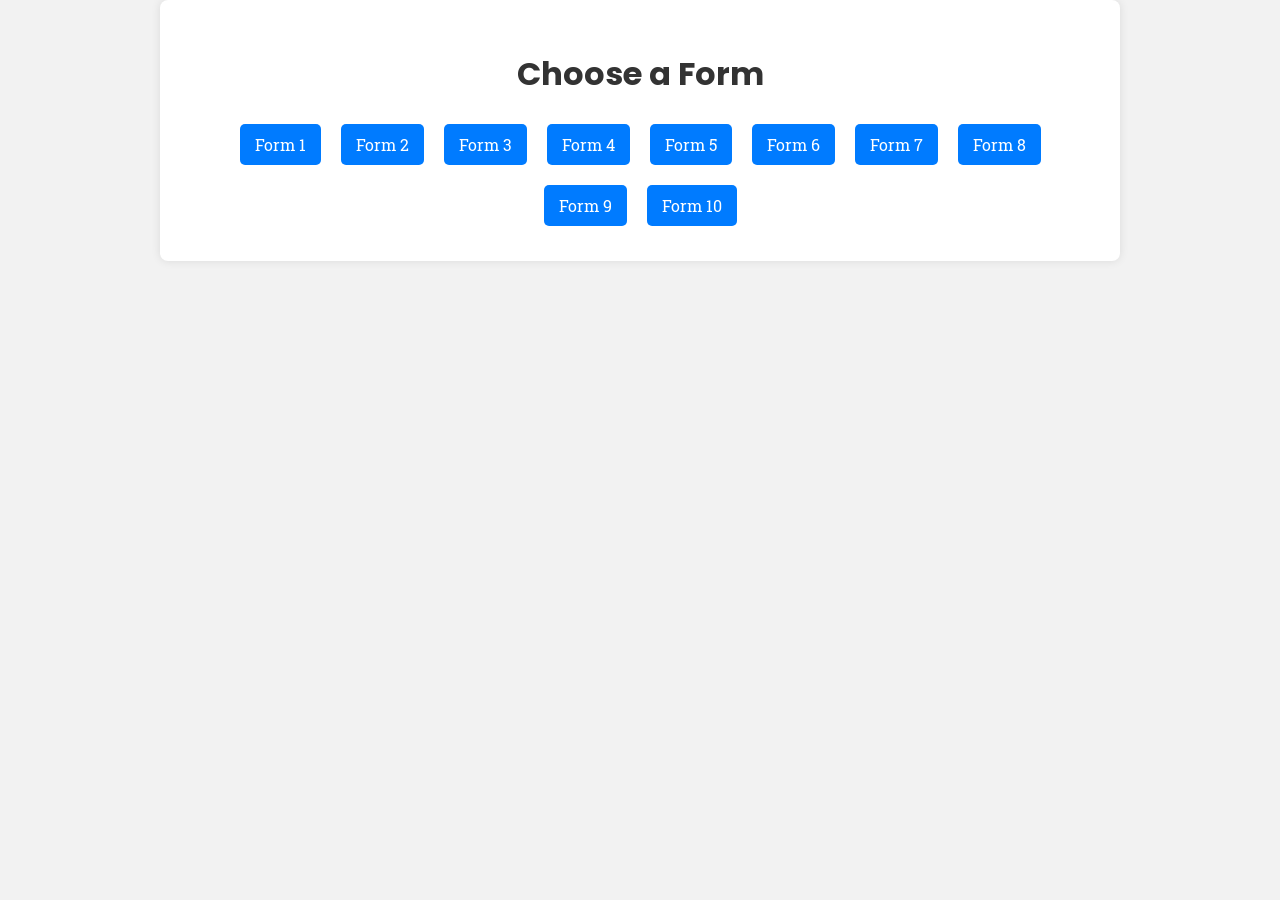
<file: 10-form/index.html>
<!DOCTYPE html>
<html lang="en">
<head>
    <meta charset="UTF-8">
    <meta name="viewport" content="width=device-width, initial-scale=1.0">
    <title>Dynamic Form Selector</title>
    <!-- Google Fonts -->
    <link href="https://fonts.googleapis.com/css2?family=Poppins:wght@400;600&family=Roboto+Slab&family=Open+Sans&display=swap" rel="stylesheet">
    <link rel="stylesheet" href="style.css">

    <style>
        body {
            font-family: 'Open Sans', sans-serif;
            background-color: #f2f2f2;
        }

        h1, h2 {
            font-family: 'Poppins', sans-serif;
            text-align: center;
            margin-top: 20px;
            color: #333;
        }

        label, input, textarea, select, button {
            font-family: 'Roboto Slab', serif;
        }

        .container {
            max-width: 900px;
            margin: auto;
            padding: 30px;
            background: #fff;
            border-radius: 8px;
            box-shadow: 0 0 10px rgba(0,0,0,0.1);
        }

        .form-links {
            display: flex;
            flex-wrap: wrap;
            gap: 10px;
            justify-content: center;
            margin-top: 20px;
        }

        .form-link {
            background-color: #007BFF;
            color: white;
            padding: 10px 15px;
            border-radius: 5px;
            cursor: pointer;
            transition: background-color 0.3s ease;
        }

        .form-link:hover {
            background-color: #0056b3;
        }

        .form-content {
            display: none;
            margin-top: 30px;
        }

        input.form-toggle:checked ~ .form-container .form-content {
            display: none;
        }

        /* Toggle checked state display */
        #form1:checked ~ .form-container .form1,
        #form2:checked ~ .form-container .form2,
        #form3:checked ~ .form-container .form3,
        #form4:checked ~ .form-container .form4,
        #form5:checked ~ .form-container .form5,
        #form6:checked ~ .form-container .form6,
        #form7:checked ~ .form-container .form7,
        #form8:checked ~ .form-container .form8,
        #form9:checked ~ .form-container .form9,
        #form10:checked ~ .form-container .form10 {
            display: block;
        }

        form {
            display: flex;
            flex-direction: column;
            gap: 10px;
        }

        input, textarea, select, button {
            padding: 10px;
            border: 1px solid #ccc;
            border-radius: 5px;
        }

        button {
            background-color: #28a745;
            color: white;
            border: none;
            cursor: pointer;
            transition: background-color 0.3s ease;
        }

        button:hover {
            background-color: #218838;
        }
    </style>

</head>
<body>
    <div class="container">
        <h1>Choose a Form</h1>
        <div class="form-links">
            <label for="form1" class="form-link">Form 1</label>
            <label for="form2" class="form-link">Form 2</label>
            <label for="form3" class="form-link">Form 3</label>
            <label for="form4" class="form-link">Form 4</label>
            <label for="form5" class="form-link">Form 5</label>
            <label for="form6" class="form-link">Form 6</label>
            <label for="form7" class="form-link">Form 7</label>
            <label for="form8" class="form-link">Form 8</label>
            <label for="form9" class="form-link">Form 9</label>
            <label for="form10" class="form-link">Form 10</label>
        </div>
    </div>

    <!-- Hidden radio buttons -->
    <input type="radio" id="form1" name="form" class="form-toggle">
    <input type="radio" id="form2" name="form" class="form-toggle">
    <input type="radio" id="form3" name="form" class="form-toggle">
    <input type="radio" id="form4" name="form" class="form-toggle">
    <input type="radio" id="form5" name="form" class="form-toggle">
    <input type="radio" id="form6" name="form" class="form-toggle">
    <input type="radio" id="form7" name="form" class="form-toggle">
    <input type="radio" id="form8" name="form" class="form-toggle">
    <input type="radio" id="form9" name="form" class="form-toggle">
    <input type="radio" id="form10" name="form" class="form-toggle">

    <div class="form-container">
        <!-- Form contents remain same -->
        <!-- You can keep all the forms as it is from your code -->
    </div>
</body>
</html>
</file>
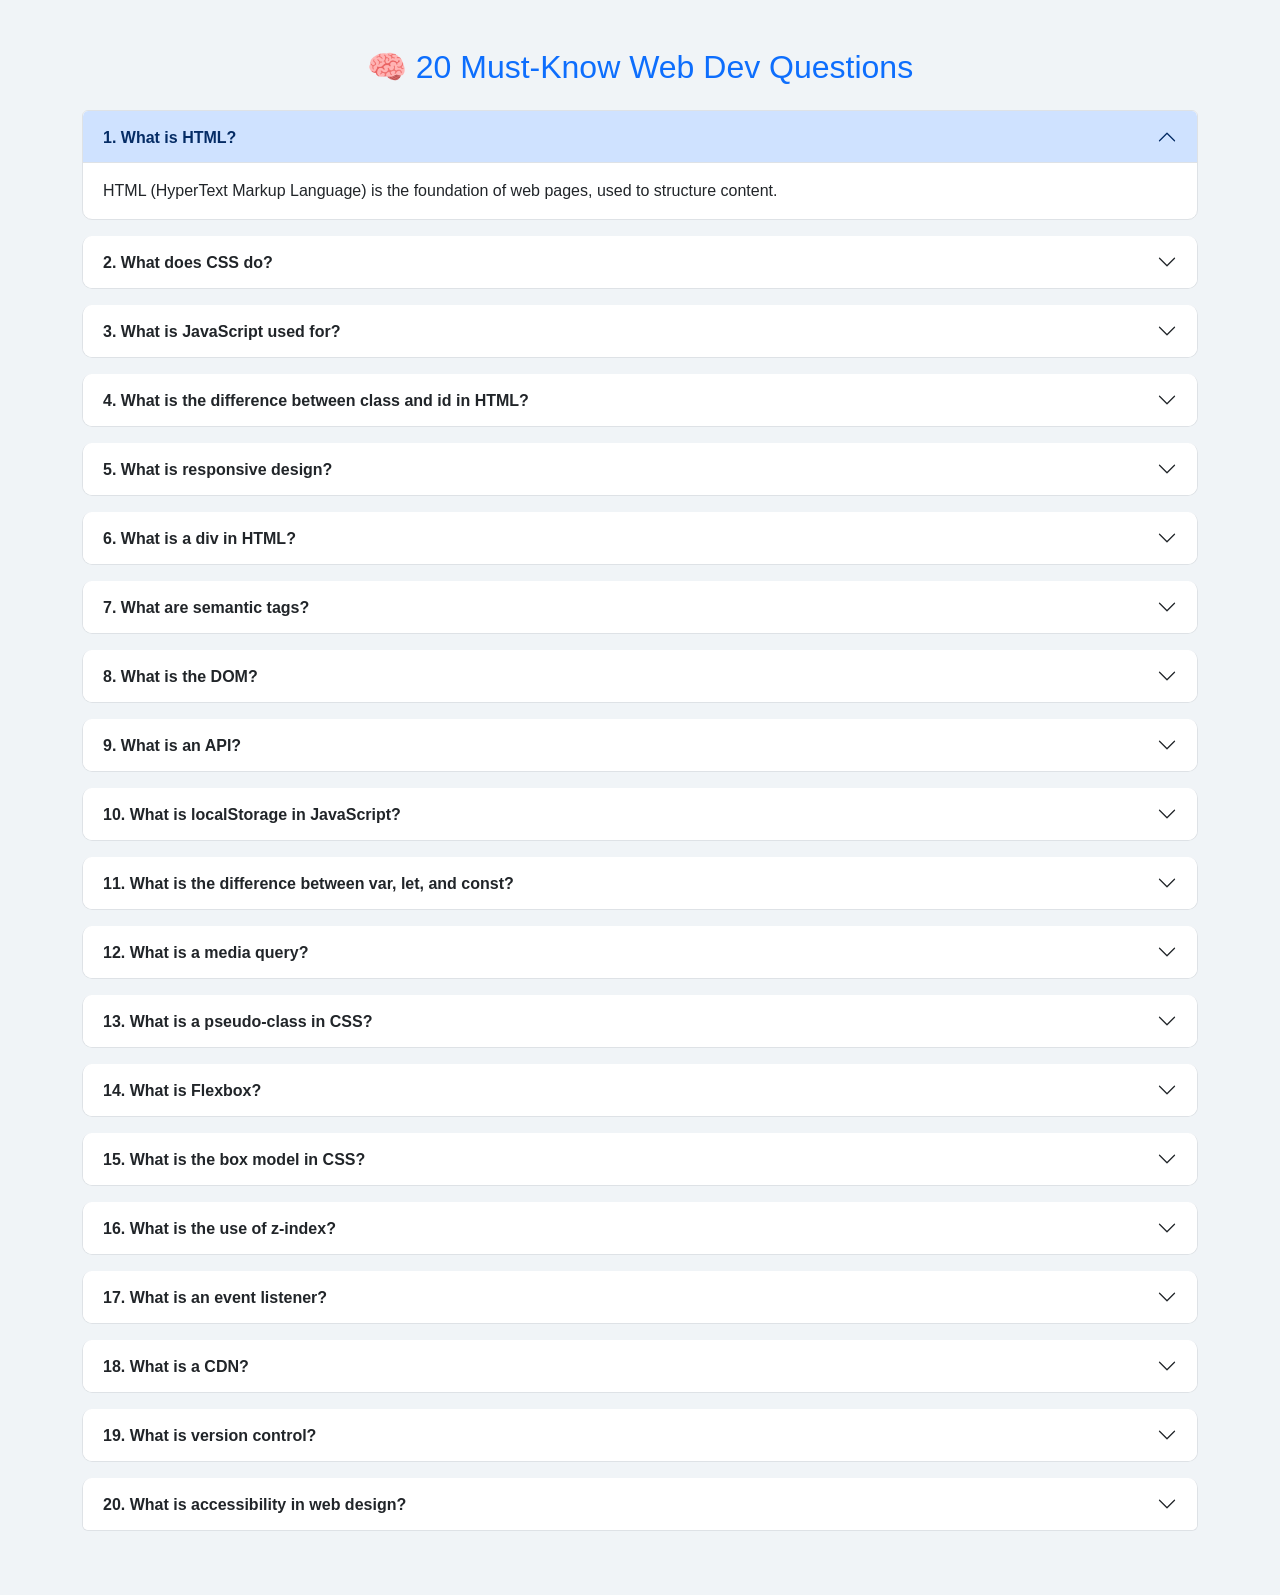
<file: accordian/index.html>
<!DOCTYPE html>
<html lang="en">
<head>
  <meta charset="UTF-8">
  <title>20 Tech Accordion Questions</title>
  <link href="https://cdn.jsdelivr.net/npm/bootstrap@5.3.0/dist/css/bootstrap.min.css" rel="stylesheet">
  <style>
    body {
      background: #f0f4f7;
      font-family: 'Segoe UI', sans-serif;
    }
    .accordion-button {
      font-weight: bold;
    }
    .accordion-item {
      border-radius: 10px;
      overflow: hidden;
      margin-bottom: 1rem;
    }
    h2 {
      color: #0d6efd;
    }
  </style>
</head>
<body>
  <div class="container py-5">
    <h2 class="text-center mb-4">🧠 20 Must-Know Web Dev Questions</h2>
    <div class="accordion" id="faqAccordion">

      <!-- Q1 -->
      <div class="accordion-item">
        <h2 class="accordion-header" id="q1">
          <button class="accordion-button" type="button" data-bs-toggle="collapse" data-bs-target="#a1">
            1. What is HTML?
          </button>
        </h2>
        <div id="a1" class="accordion-collapse collapse show" data-bs-parent="#faqAccordion">
          <div class="accordion-body">
            HTML (HyperText Markup Language) is the foundation of web pages, used to structure content.
          </div>
        </div>
      </div>

      <!-- Q2 -->
      <div class="accordion-item">
        <h2 class="accordion-header" id="q2">
          <button class="accordion-button collapsed" type="button" data-bs-toggle="collapse" data-bs-target="#a2">
            2. What does CSS do?
          </button>
        </h2>
        <div id="a2" class="accordion-collapse collapse" data-bs-parent="#faqAccordion">
          <div class="accordion-body">
            CSS (Cascading Style Sheets) styles the HTML content—colors, layout, fonts, and responsiveness.
          </div>
        </div>
      </div>

      <!-- Q3 -->
      <div class="accordion-item">
        <h2 class="accordion-header" id="q3">
          <button class="accordion-button collapsed" type="button" data-bs-toggle="collapse" data-bs-target="#a3">
            3. What is JavaScript used for?
          </button>
        </h2>
        <div id="a3" class="accordion-collapse collapse" data-bs-parent="#faqAccordion">
          <div class="accordion-body">
            JavaScript adds interactivity to web pages like form validation, animations, and API calls.
          </div>
        </div>
      </div>

      <!-- Q4 -->
      <div class="accordion-item">
        <h2 class="accordion-header" id="q4">
          <button class="accordion-button collapsed" type="button" data-bs-toggle="collapse" data-bs-target="#a4">
            4. What is the difference between class and id in HTML?
          </button>
        </h2>
        <div id="a4" class="accordion-collapse collapse" data-bs-parent="#faqAccordion">
          <div class="accordion-body">
            An id is unique and used once per page; a class can be reused across multiple elements.
          </div>
        </div>
      </div>

      <!-- Q5 -->
      <div class="accordion-item">
        <h2 class="accordion-header" id="q5">
          <button class="accordion-button collapsed" type="button" data-bs-toggle="collapse" data-bs-target="#a5">
            5. What is responsive design?
          </button>
        </h2>
        <div id="a5" class="accordion-collapse collapse" data-bs-parent="#faqAccordion">
          <div class="accordion-body">
            Responsive design makes websites adapt to different screen sizes using CSS and media queries.
          </div>
        </div>
      </div>

      <!-- Q6 -->
      <div class="accordion-item">
        <h2 class="accordion-header" id="q6">
          <button class="accordion-button collapsed" type="button" data-bs-toggle="collapse" data-bs-target="#a6">
            6. What is a div in HTML?
          </button>
        </h2>
        <div id="a6" class="accordion-collapse collapse" data-bs-parent="#faqAccordion">
          <div class="accordion-body">
            A div is a block-level container used to group HTML elements for styling or scripting.
          </div>
        </div>
      </div>

      <!-- Q7 -->
      <div class="accordion-item">
        <h2 class="accordion-header" id="q7">
          <button class="accordion-button collapsed" type="button" data-bs-toggle="collapse" data-bs-target="#a7">
            7. What are semantic tags?
          </button>
        </h2>
        <div id="a7" class="accordion-collapse collapse" data-bs-parent="#faqAccordion">
          <div class="accordion-body">
            Semantic tags like &lt;header&gt;, &lt;article&gt;, and &lt;footer&gt; give meaning to the content.
          </div>
        </div>
      </div>

      <!-- Q8 -->
      <div class="accordion-item">
        <h2 class="accordion-header" id="q8">
          <button class="accordion-button collapsed" type="button" data-bs-toggle="collapse" data-bs-target="#a8">
            8. What is the DOM?
          </button>
        </h2>
        <div id="a8" class="accordion-collapse collapse" data-bs-parent="#faqAccordion">
          <div class="accordion-body">
            The Document Object Model (DOM) is a programming interface for HTML that allows scripts to change the content and structure.
          </div>
        </div>
      </div>

      <!-- Q9 -->
      <div class="accordion-item">
        <h2 class="accordion-header" id="q9">
          <button class="accordion-button collapsed" type="button" data-bs-toggle="collapse" data-bs-target="#a9">
            9. What is an API?
          </button>
        </h2>
        <div id="a9" class="accordion-collapse collapse" data-bs-parent="#faqAccordion">
          <div class="accordion-body">
            An API (Application Programming Interface) lets software talk to other software or services.
          </div>
        </div>
      </div>

      <!-- Q10 -->
      <div class="accordion-item">
        <h2 class="accordion-header" id="q10">
          <button class="accordion-button collapsed" type="button" data-bs-toggle="collapse" data-bs-target="#a10">
            10. What is localStorage in JavaScript?
          </button>
        </h2>
        <div id="a10" class="accordion-collapse collapse" data-bs-parent="#faqAccordion">
          <div class="accordion-body">
            localStorage allows you to store data in the browser that persists even after page reloads.
          </div>
        </div>
      </div>

      <!-- Q11 -->
      <div class="accordion-item">
        <h2 class="accordion-header" id="q11">
          <button class="accordion-button collapsed" type="button" data-bs-toggle="collapse" data-bs-target="#a11">
            11. What is the difference between var, let, and const?
          </button>
        </h2>
        <div id="a11" class="accordion-collapse collapse" data-bs-parent="#faqAccordion">
          <div class="accordion-body">
            var is function-scoped, let and const are block-scoped. const cannot be reassigned.
          </div>
        </div>
      </div>

      <!-- Q12 -->
      <div class="accordion-item">
        <h2 class="accordion-header" id="q12">
          <button class="accordion-button collapsed" type="button" data-bs-toggle="collapse" data-bs-target="#a12">
            12. What is a media query?
          </button>
        </h2>
        <div id="a12" class="accordion-collapse collapse" data-bs-parent="#faqAccordion">
          <div class="accordion-body">
            A media query applies different styles depending on screen size or device characteristics.
          </div>
        </div>
      </div>

      <!-- Q13 -->
      <div class="accordion-item">
        <h2 class="accordion-header" id="q13">
          <button class="accordion-button collapsed" type="button" data-bs-toggle="collapse" data-bs-target="#a13">
            13. What is a pseudo-class in CSS?
          </button>
        </h2>
        <div id="a13" class="accordion-collapse collapse" data-bs-parent="#faqAccordion">
          <div class="accordion-body">
            A pseudo-class like :hover or :nth-child targets elements in specific states.
          </div>
        </div>
      </div>

      <!-- Q14 -->
      <div class="accordion-item">
        <h2 class="accordion-header" id="q14">
          <button class="accordion-button collapsed" type="button" data-bs-toggle="collapse" data-bs-target="#a14">
            14. What is Flexbox?
          </button>
        </h2>
        <div id="a14" class="accordion-collapse collapse" data-bs-parent="#faqAccordion">
          <div class="accordion-body">
            Flexbox is a layout model in CSS that allows responsive alignment of elements in a container.
          </div>
        </div>
      </div>

      <!-- Q15 -->
      <div class="accordion-item">
        <h2 class="accordion-header" id="q15">
          <button class="accordion-button collapsed" type="button" data-bs-toggle="collapse" data-bs-target="#a15">
            15. What is the box model in CSS?
          </button>
        </h2>
        <div id="a15" class="accordion-collapse collapse" data-bs-parent="#faqAccordion">
          <div class="accordion-body">
            The box model consists of content, padding, border, and margin used to structure elements.
          </div>
        </div>
      </div>

      <!-- Q16 -->
      <div class="accordion-item">
        <h2 class="accordion-header" id="q16">
          <button class="accordion-button collapsed" type="button" data-bs-toggle="collapse" data-bs-target="#a16">
            16. What is the use of z-index?
          </button>
        </h2>
        <div id="a16" class="accordion-collapse collapse" data-bs-parent="#faqAccordion">
          <div class="accordion-body">
            z-index controls the stacking order of overlapping HTML elements.
          </div>
        </div>
      </div>

      <!-- Q17 -->
      <div class="accordion-item">
        <h2 class="accordion-header" id="q17">
          <button class="accordion-button collapsed" type="button" data-bs-toggle="collapse" data-bs-target="#a17">
            17. What is an event listener?
          </button>
        </h2>
        <div id="a17" class="accordion-collapse collapse" data-bs-parent="#faqAccordion">
          <div class="accordion-body">
            An event listener watches for user actions like clicks, scrolls, or key presses.
          </div>
        </div>
      </div>

      <!-- Q18 -->
      <div class="accordion-item">
        <h2 class="accordion-header" id="q18">
          <button class="accordion-button collapsed" type="button" data-bs-toggle="collapse" data-bs-target="#a18">
            18. What is a CDN?
          </button>
        </h2>
        <div id="a18" class="accordion-collapse collapse" data-bs-parent="#faqAccordion">
          <div class="accordion-body">
            A CDN (Content Delivery Network) distributes your content across multiple servers for faster delivery.
          </div>
        </div>
      </div>

      <!-- Q19 -->
      <div class="accordion-item">
        <h2 class="accordion-header" id="q19">
          <button class="accordion-button collapsed" type="button" data-bs-toggle="collapse" data-bs-target="#a19">
            19. What is version control?
          </button>
        </h2>
        <div id="a19" class="accordion-collapse collapse" data-bs-parent="#faqAccordion">
          <div class="accordion-body">
            Version control systems like Git track and manage changes in code over time.
          </div>
        </div>
      </div>

      <!-- Q20 -->
      <div class="accordion-item">
        <h2 class="accordion-header" id="q20">
          <button class="accordion-button collapsed" type="button" data-bs-toggle="collapse" data-bs-target="#a20">
            20. What is accessibility in web design?
          </button>
        </h2>
        <div id="a20" class="accordion-collapse collapse" data-bs-parent="#faqAccordion">
          <div class="accordion-body">
            Accessibility means designing websites usable by people with disabilities using tools like screen readers.
          </div>
        </div>
      </div>

    </div>
  </div>

  <script src="https://cdn.jsdelivr.net/npm/bootstrap@5.3.0/dist/js/bootstrap.bundle.min.js"></script>
</body>
</html>
</file>
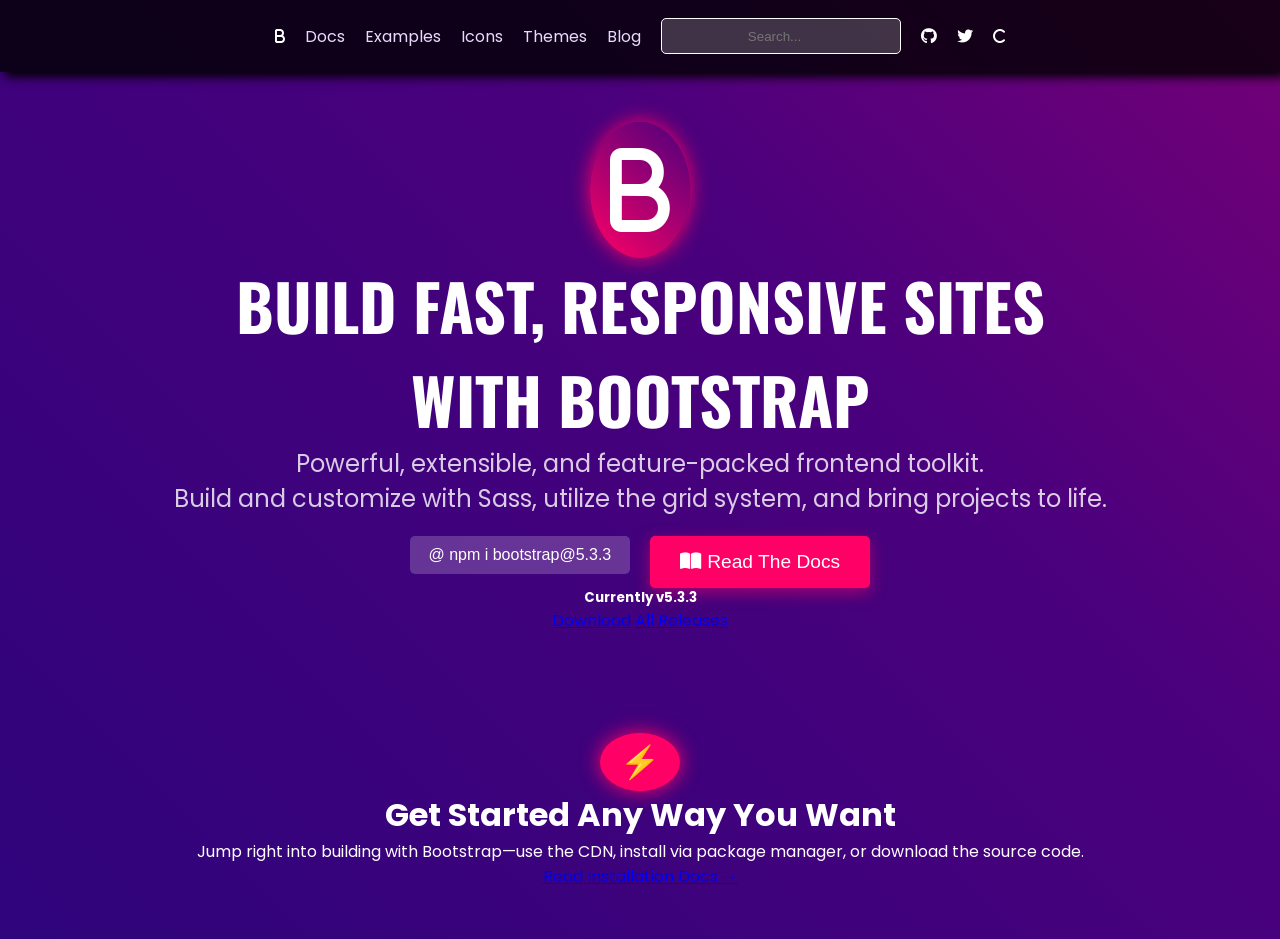
<file: clone -bootstrap/index.html>
<!DOCTYPE html>
<html lang="en">
<head>
    <meta charset="UTF-8">
    <meta name="viewport" content="width=device-width, initial-scale=1.0">
    <title>Bootstrap - The Most Popular HTML Library</title>
    <link rel="stylesheet" href="ui.css">
    <link rel="stylesheet" href="https://cdnjs.cloudflare.com/ajax/libs/font-awesome/6.5.1/css/all.min.css">
    <link href="https://fonts.googleapis.com/css2?family=Poppins:wght@300;400;700&family=Oswald:wght@300;500;700&family=Montserrat:wght@300;400;600&display=swap" rel="stylesheet">
</head>
<body>

    <!-- Navigation Bar -->
    <div class="nav">
        <nav>
            <i class="fa-solid fa-b"></i>
            <a href="#">Docs</a>
            <a href="#">Examples</a>
            <a href="#">Icons</a>
            <a href="#">Themes</a>
            <a href="#">Blog</a>
            <input type="search" placeholder="Search...">
            <i class="fa-brands fa-github"></i>
            <i class="fa-brands fa-twitter"></i>
            <i class="fa-solid fa-c"></i>
        </nav>
    </div>

    <!-- Hero Section -->
    <div class="container1">
        <div class="logo">
            <i class="fa-solid fa-b"></i>
        </div>
        <div class="title">
            <h1>Build Fast, Responsive Sites</h1>
            <h1>With Bootstrap</h1>
        </div>
        <div class="des">
            <p>Powerful, extensible, and feature-packed frontend toolkit.</p>
            <p>Build and customize with Sass, utilize the grid system, and bring projects to life.</p>
        </div>
        <div class="flex">
            <div class="clipboard">
                <input type="text" value="@ npm i bootstrap@5.3.3" readonly>
            </div>
            <div class="btn">
                <button>
                    <i class="fa-solid fa-book-open"></i> Read The Docs
                </button>
            </div>
        </div>
        <div class="link">
            <h5>Currently v5.3.3</h5>
            <a href="#">Download</a>
            <a href="#">All Releases</a>
        </div>
    </div>

    <!-- Getting Started Section -->
    <div class="container2">
        <button>⚡</button>
        <h1>Get Started Any Way You Want</h1>
        <p>Jump right into building with Bootstrap—use the CDN, install via package manager, or download the source code.</p>
        <a href="#">Read Installation Docs →</a>
    </div>

</body>
</html>
</file>
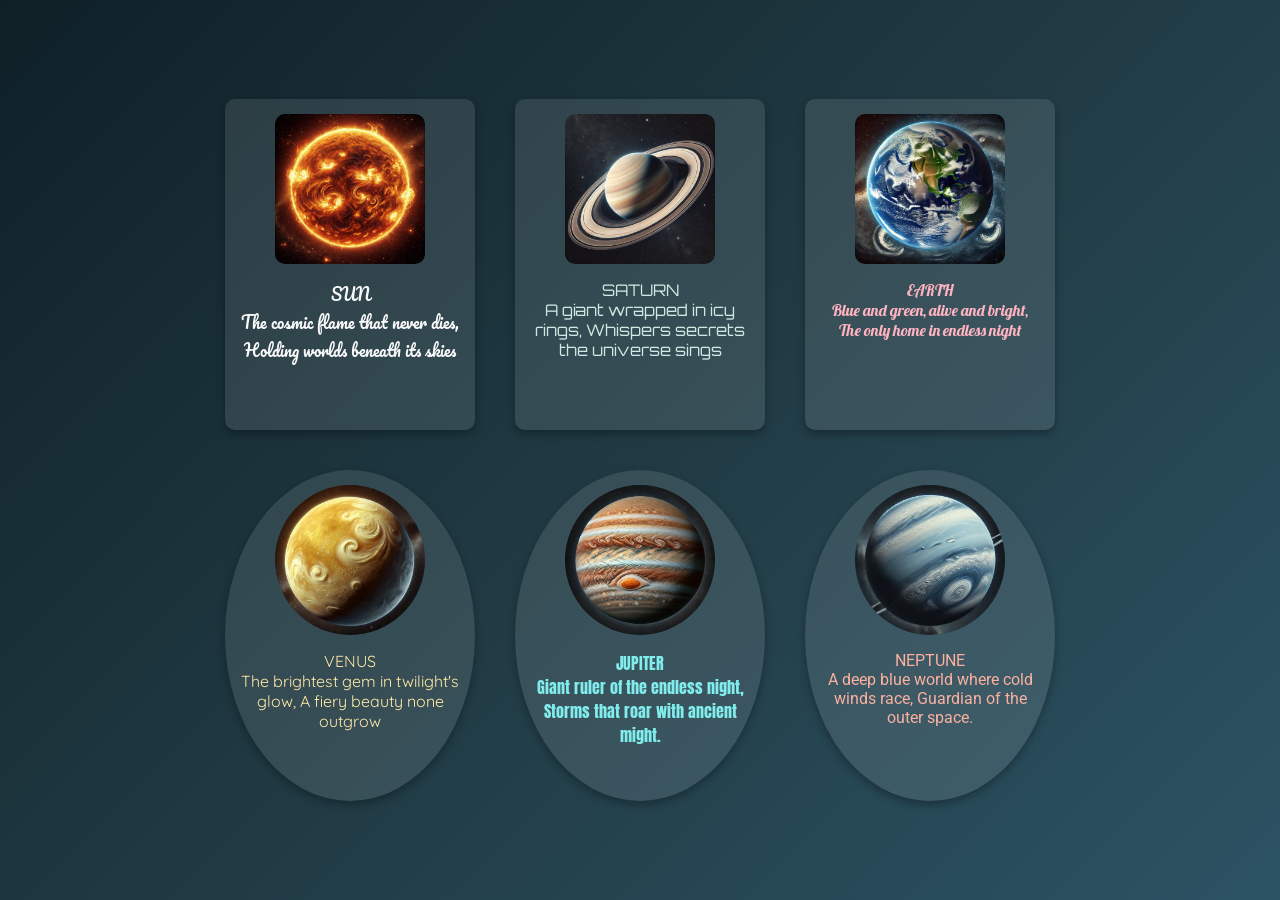
<file: Flexbox/index.html>
<!DOCTYPE html>
<html lang="en">
<head>
  <meta charset="UTF-8" />
  <meta name="viewport" content="width=device-width, initial-scale=1.0" />
  <title>Boxes & Circles Layout</title>
  <link href="https://fonts.googleapis.com/css2?family=Pacifico&family=Roboto&family=Orbitron&family=Lobster&family=Quicksand&family=Anton&display=swap" rel="stylesheet">
  <link rel="stylesheet" href="style.css" />
</head>
<body>

  <div class="container">
    <div class="row">
      <div class="item box box1">
        <img src="images/sun.png" alt="Box 1">
        <p class="desc">SUN<br>The cosmic flame that never dies,
            Holding worlds beneath its skies</p>
      </div>

      <div class="item box box2">
        <img src="images/saturn.png" alt="Box 2">
        <p class="desc">SATURN<br>A giant wrapped in icy rings,
            Whispers secrets the universe sings</p>
      </div>

      <div class="item box box3">
        <img src="images/earth.png" alt="Box 3">
        <p class="desc">EARTH<br>Blue and green, alive and bright,
            The only home in endless night</p>
      </div>
    </div>

  
    <div class="row">
      <div class="item circle circle1">
        <img src="images/venus.png" alt="Circle 1">
        <p class="desc">VENUS<br>The brightest gem in twilight's glow,
            A fiery beauty none outgrow</p>
      </div>

      <div class="item circle circle2">
        <img src="images/jupiter.png" alt="Circle 2">
        <p class="desc">JUPITER<br>Giant ruler of the endless night,
            Storms that roar with ancient might.</p>
      </div>

      <div class="item circle circle3">
        <img src="images/neptune.png" alt="Circle 3">
        <p class="desc">NEPTUNE<br>A deep blue world where cold winds race,
            Guardian of the outer space.</p>
      </div>
    </div>

  </div>

</body>
</html>
</file>
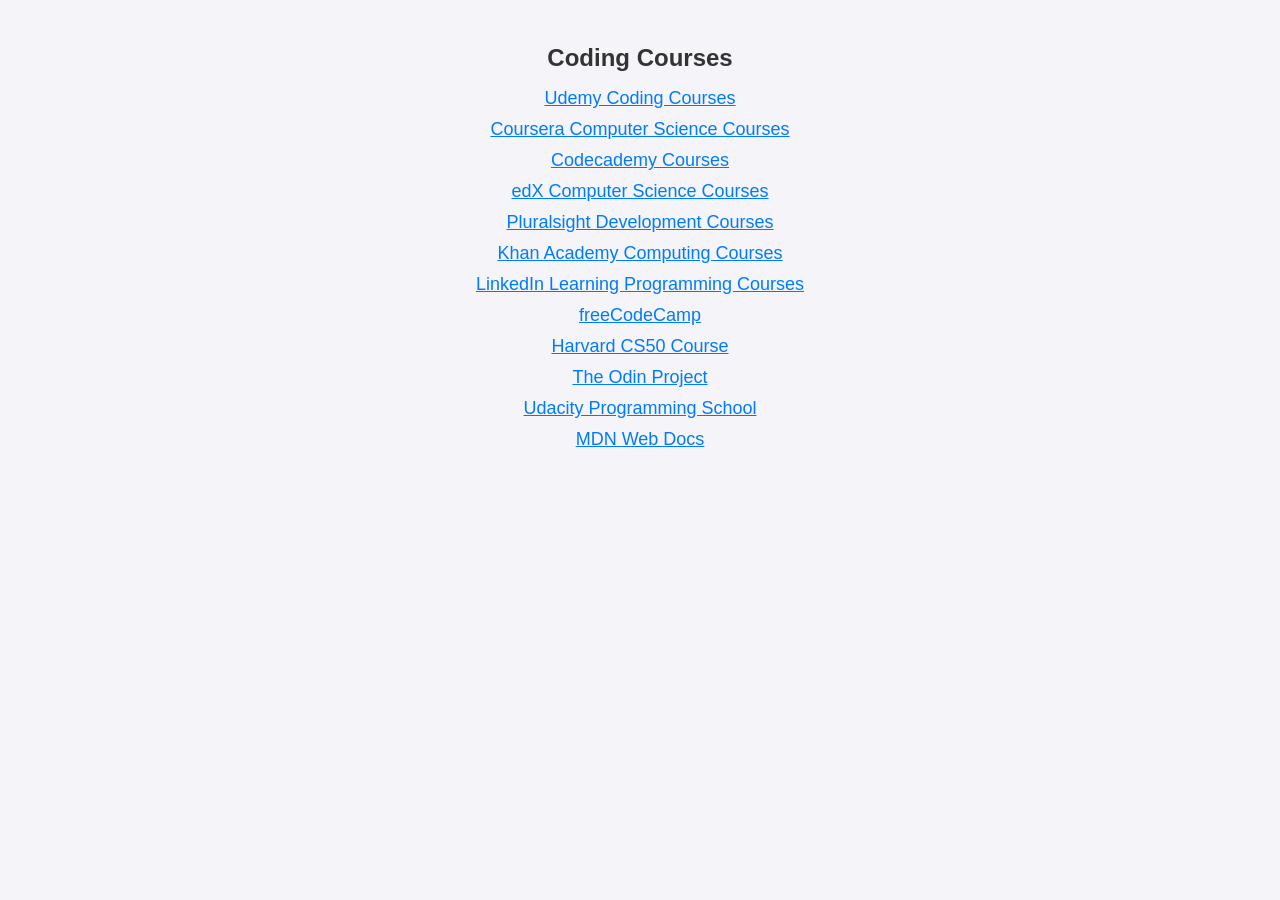
<file: Hyperlink/index.html>
<!DOCTYPE html>
<html lang="en">
<head>
    <meta charset="UTF-8">
    <meta name="viewport" content="width=device-width, initial-scale=1.0">
    <title>Hyperlinks - Coding Courses</title>    
</head>
<body style="font-family: Arial, sans-serif;background-color: #f4f4f9;text-align: center;padding: 20px;">
    <h1 style=" color: #333;font-size: 24px;">Coding Courses</h1>
    <a style="display: block;margin: 10px 0;font-size: 18px;color: #007bff;" href="udemy.html">Udemy Coding Courses</a>
    <a style="display: block;margin: 10px 0;font-size: 18px;color: #007bff;" href="codecademy.html">Coursera Computer Science Courses</a>
    <a style="display: block;margin: 10px 0;font-size: 18px;color: #007bff;" href="codecademy.html">Codecademy Courses</a>
    <a style="display: block;margin: 10px 0;font-size: 18px;color: #007bff;" href="edx.html">edX Computer Science Courses</a>
    <a style="display: block;margin: 10px 0;font-size: 18px;color: #007bff;" href="pluralsight.html">Pluralsight Development Courses</a>
    <a style="display: block;margin: 10px 0;font-size: 18px;color: #007bff;" href="khanacademy.html">Khan Academy Computing Courses</a>
    <a style="display: block;margin: 10px 0;font-size: 18px;color: #007bff;" href="linkedin.html">LinkedIn Learning Programming Courses</a>
    <a style="display: block;margin: 10px 0;font-size: 18px;color: #007bff;" href="freecodecamp.html">freeCodeCamp</a>
    <a style="display: block;margin: 10px 0;font-size: 18px;color: #007bff;" href="harvardcs50.html">Harvard CS50 Course</a>
    <a style="display: block;margin: 10px 0;font-size: 18px;color: #007bff;" href="odinproject.html">The Odin Project</a>
    <a style="display: block;margin: 10px 0;font-size: 18px;color: #007bff;" href="udacity.html">Udacity Programming School</a>
    <a style="display: block;margin: 10px 0;font-size: 18px;color: #007bff;" href="mdn.html">MDN Web Docs</a>
</body>
</html>
</file>
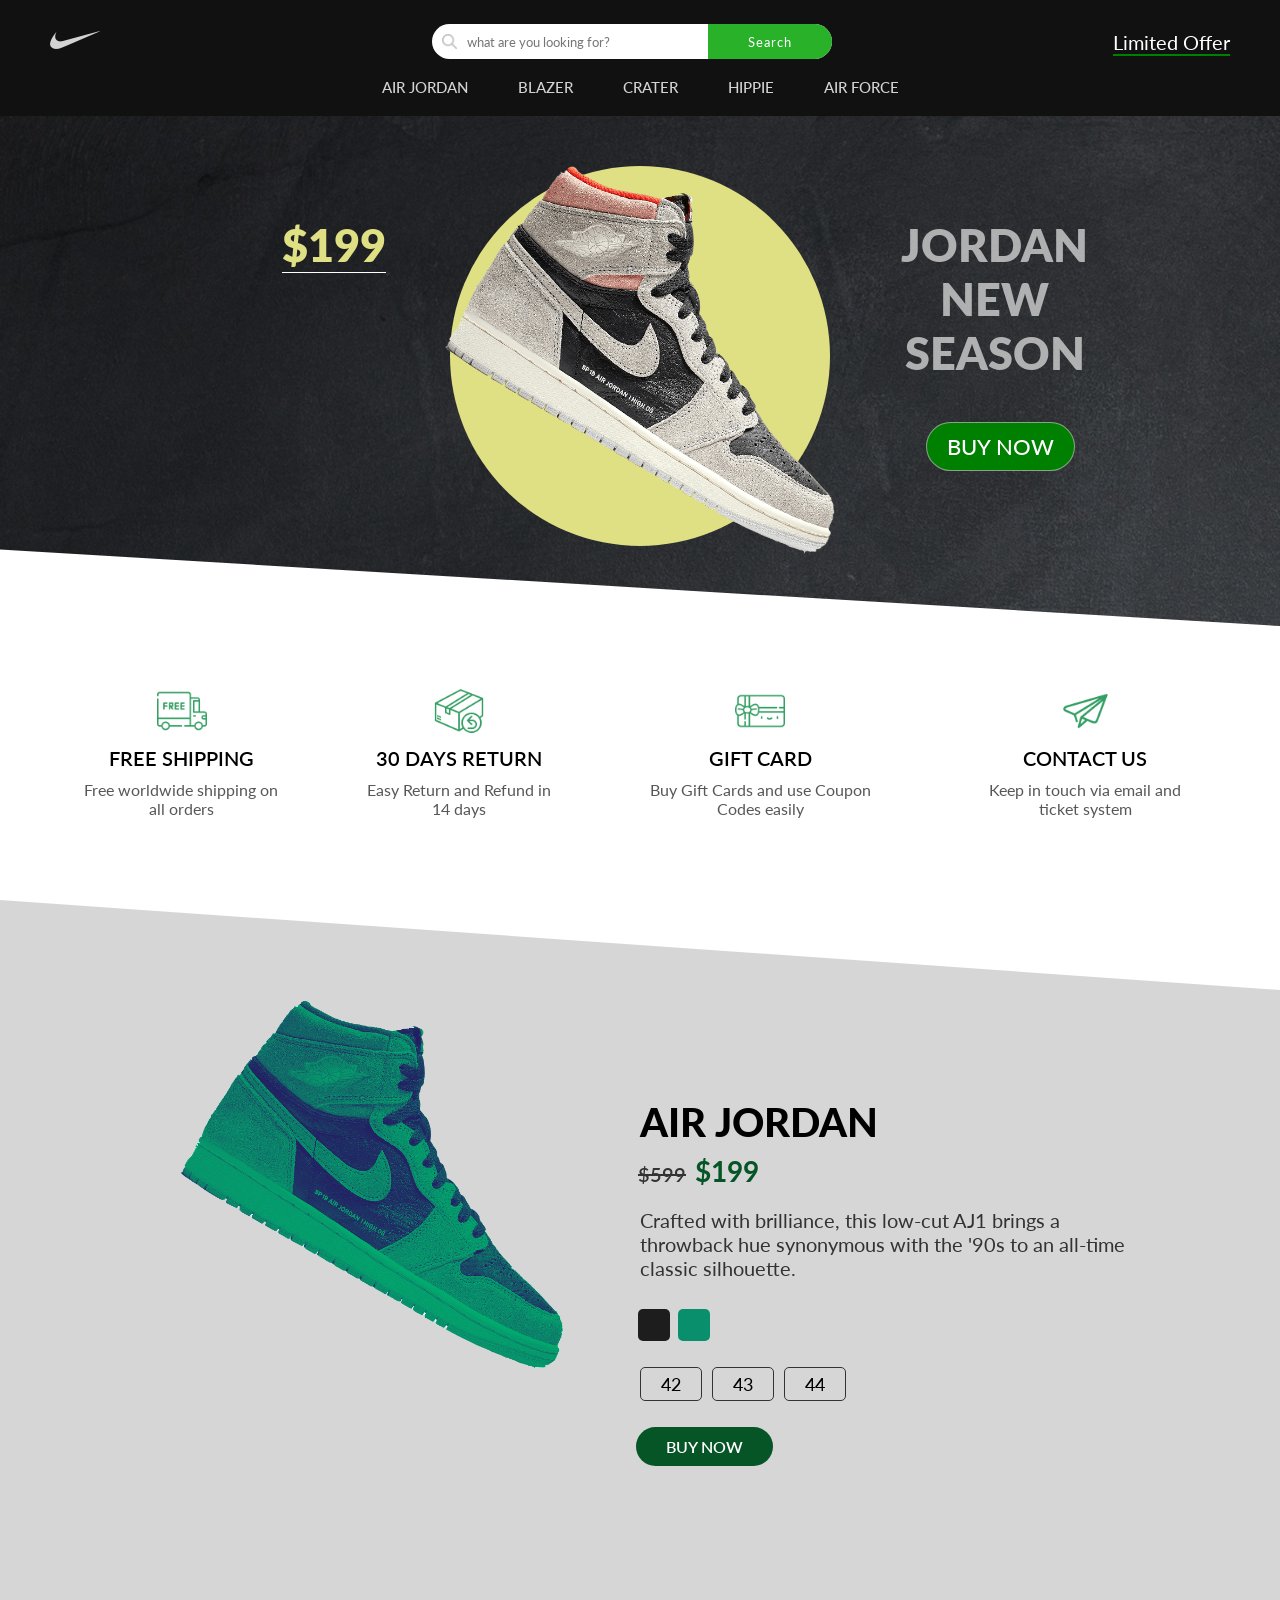
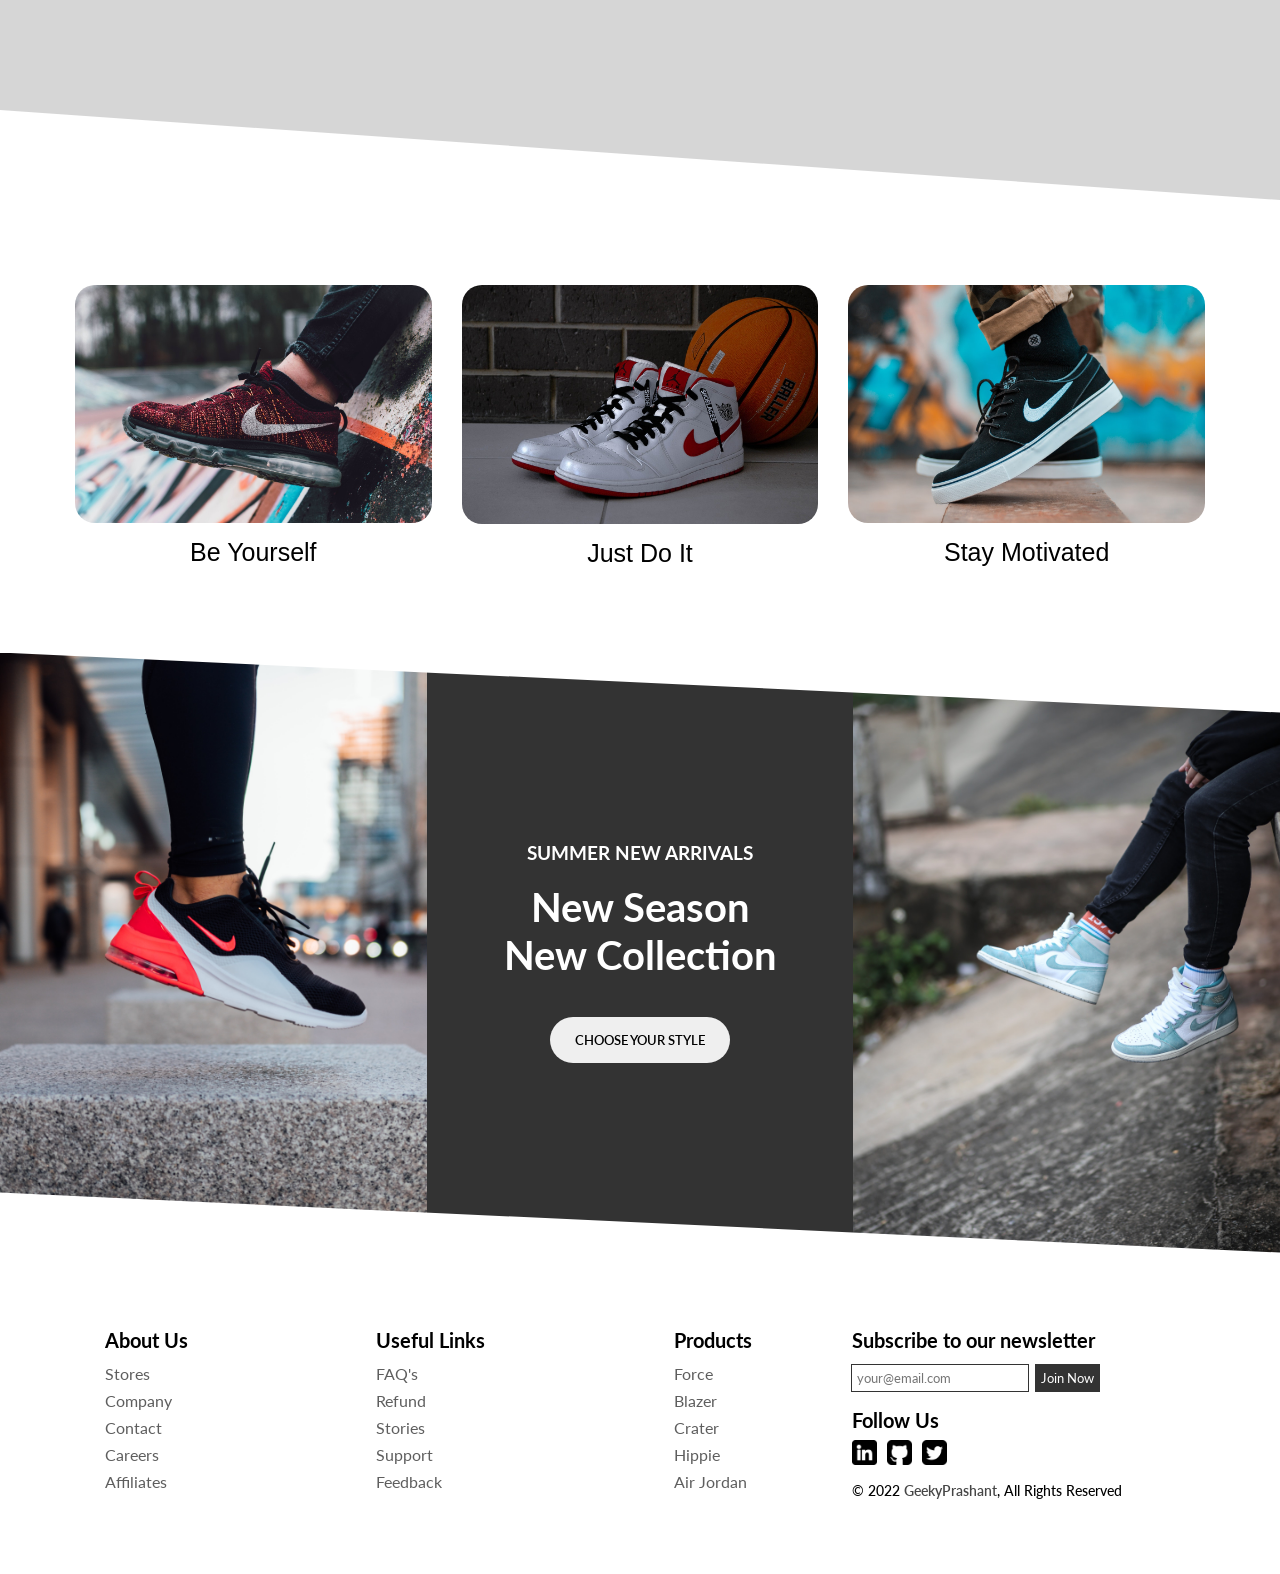
<file: responsive-nike-clone-main/index.html>
<!DOCTYPE html>
<html lang="en">
  <head>
    <meta charset="UTF-8" />
    <meta name="viewport" content="width=device-width, initial-scale=1.0" />
    <title>Responsive Nike Clone</title>
    <link href="images/favicon.ico" rel="icon" type="image/x-icon" />
    <link rel="stylesheet" href="styles.css" />
    <link
      href="https://fonts.googleapis.com/css2?family=Lato:ital,wght@0,100;0,300;0,400;0,700;0,900;1,100;1,300;1,400;1,700;1,900&family=Roboto:wght@300&display=swap"
      rel="stylesheet"
    />
  </head>
  <body>
    <!-- Navbar Section -->
    <nav id="nav">
      <div class="navTop">
        <div class="navItem">
          <img src="images/logo.png" class="logo" />
        </div>
        <div class="navItem">
          <div class="search">
            <form>
              <img src="images/search.png" class="searchIcon" />
              <input type="text" placeholder="what are you looking for?" />
              <button type="submit">Search</button>
            </form>
          </div>
        </div>
        <div class="navItem">
          <span class="limitedOffer">Limited Offer</span>
        </div>
      </div>
      <div class="navBottom">
        <h3 class="menuItem">AIR JORDAN</h3>
        <h3 class="menuItem">BLAZER</h3>
        <h3 class="menuItem">CRATER</h3>
        <h3 class="menuItem">HIPPIE</h3>
        <h3 class="menuItem">AIR FORCE</h3>
      </div>
    </nav>

    <!-- Product Slider Section -->
    <div class="slider">
      <div class="sliderWrapper">
        <div class="sliderItem">
          <img src="./images/jordan.png" class="sliderImg" />
          <div class="sliderBg"></div>
          <h1 class="sliderTitle">
            JORDAN<br />
            NEW<br />
            SEASON
          </h1>
          <h2 class="sliderPrice">$199</h2>
          <button class="buyButton">BUY NOW</button>
        </div>
        <div class="sliderItem">
          <img src="./images/blazer.png" class="sliderImg" />
          <div class="sliderBg"></div>
          <h1 class="sliderTitle">
            BLAZER<br />
            NEW<br />
            SEASON
          </h1>
          <h2 class="sliderPrice">$129</h2>
          <button class="buyButton">BUY NOW</button>
        </div>
        <div class="sliderItem">
          <img src="./images/crater.png" class="sliderImg" />
          <div class="sliderBg"></div>
          <h1 class="sliderTitle">
            CRATER<br />
            NEW<br />
            SEASON
          </h1>
          <h2 class="sliderPrice">$139</h2>
          <button class="buyButton">BUY NOW</button>
        </div>
        <div class="sliderItem">
          <img src="./images/hippie.png" class="sliderImg" />
          <div class="sliderBg"></div>
          <h1 class="sliderTitle">
            HIPPIE<br />
            NEW<br />
            SEASON
          </h1>
          <h2 class="sliderPrice">$149</h2>
          <button class="buyButton">BUY NOW</button>
        </div>
        <div class="sliderItem">
          <img src="./images/air2.png" class="sliderImg" />
          <div class="sliderBg"></div>
          <h1 class="sliderTitle">
            FORCE<br />
            NEW<br />
            SEASON
          </h1>
          <h2 class="sliderPrice">$119</h2>
          <button class="buyButton">BUY NOW</button>
        </div>
      </div>
    </div>

    <!-- Features Section -->
    <div class="features">
      <div class="feature">
        <img src="./images/shipping.png" class="featureIcon" />
        <span class="featureTitle">FREE SHIPPING</span>
        <span class="featureDesc">Free worldwide shipping on all orders</span>
      </div>
      <div class="feature">
        <img src="./images/return.png" class="featureIcon" />
        <span class="featureTitle">30 DAYS RETURN</span>
        <span class="featureDesc">Easy Return and Refund in 14 days</span>
      </div>
      <div class="feature">
        <img src="./images/gift.png" class="featureIcon" />
        <span class="featureTitle">GIFT CARD</span>
        <span class="featureDesc"
          >Buy Gift Cards and use Coupon Codes easily</span
        >
      </div>
      <div class="feature">
        <img src="./images/contact.png" class="featureIcon" />
        <span class="featureTitle">CONTACT US</span>
        <span class="featureDesc"
          >Keep in touch via email and ticket system</span
        >
      </div>
    </div>

    <!-- Featured Product Section -->
    <div class="product">
      <img src="./images/jordan2.png" class="productImg" />
      <div class="productDetails">
        <h1 class="productTitle">AIR JORDAN</h1>
        <h2 class="productMrp">$599</h2>
        <h2 class="productPrice">$199</h2>
        <br />
        <p class="productDesc">
          Crafted with brilliance, this low-cut AJ1 brings a throwback hue
          synonymous with the '90s to an all-time classic silhouette.
        </p>
        <br />
        <div class="colors">
          <div class="color"></div>
          <div class="color"></div>
        </div>
        <div class="sizes">
          <div class="size">42</div>
          <div class="size">43</div>
          <div class="size">44</div>
        </div>
        <button class="productButton">BUY NOW</button>
      </div>
      <!-- Payment Model Popup -->
      <div class="payment">
        <h1 class="payTitle">Personal Information</h1>
        <label>Name and Surname</label>
        <input type="text" placeholder="Prashant Bhardwaj" class="payInput" />
        <label>Phone Number</label>
        <input type="text" placeholder="+91 987654321" class="payInput" />
        <label>Address</label>
        <input
          type="text"
          placeholder="XYZ Colony, Street Number - 78564"
          class="payInput"
        /><br />
        <h1 class="payTitle">Card Information</h1>
        <div class="cardIcons">
          <img src="./images/visa.png" width="40px" class="cardIcon" />
          <img src="./images/master.png" width="40px" class="cardIcon" />
        </div>
        <input type="password" class="payInput" placeholder="Card Number" />
        <div class="cardInfo">
          <input type="text" placeholder="mm" class="payInput sm" />
          <input type="text" placeholder="yyyy" class="payInput sm" />
          <input type="text" placeholder="cvv" class="payInput sm" />
        </div>
        <button class="payButton">Pay Now or Later</button>
        <span class="close">X</span>
      </div>
    </div>

    <!-- Gallery Section  -->
    <div class="gallery">
      <div class="galleryItem">
        <img src="images/img1.jpg" class="galleryImg" />
        <h1 class="galleryTitle">Be Yourself</h1>
      </div>
      <div class="galleryItem">
        <img src="images/img2.jpg" class="galleryImg" />
        <h1 class="galleryTitle">Just Do It</h1>
      </div>
      <div class="galleryItem">
        <img src="images/img3.jpg" class="galleryImg" />
        <h1 class="galleryTitle">Stay Motivated</h1>
      </div>
    </div>

    <!-- NewSeason Section  -->
    <div class="newSeason">
      <div class="nsItem">
        <img src="images/nsImg1.jpg" class="nsImg" />
      </div>
      <div class="nsItem">
        <h3 class="nsTitleSm">SUMMER NEW ARRIVALS</h3>
        <br />
        <h1 class="nsTitle">New Season</h1>
        <h1 class="nsTitle">New Collection</h1>
        <br /><br />
        <a href="#nav">
          <button class="nsButton">CHOOSE YOUR STYLE</button>
        </a>
      </div>
      <div class="nsItem">
        <img src="images/nsImg2.jpg" class="nsImg" />
      </div>
    </div>

    <!-- Footer Section  -->
    <footer>
      <!-- Footer Left  -->
      <div class="footerLeft">
        <div class="footerMenu">
          <h1 class="fMenuTitle">About Us</h1>
          <ul class="fList">
            <li class="fListItem">Stores</li>
            <li class="fListItem">Company</li>
            <li class="fListItem">Contact</li>
            <li class="fListItem">Careers</li>
            <li class="fListItem">Affiliates</li>
          </ul>
        </div>
        <div class="footerMenu">
          <h1 class="fMenuTitle">Useful Links</h1>
          <ul class="fList">
            <li class="fListItem">FAQ's</li>
            <li class="fListItem">Refund</li>
            <li class="fListItem">Stories</li>
            <li class="fListItem">Support</li>
            <li class="fListItem">Feedback</li>
          </ul>
        </div>
        <div class="footerMenu">
          <h1 class="fMenuTitle">Products</h1>
          <ul class="fList">
            <li class="fListItem">Force</li>
            <li class="fListItem">Blazer</li>
            <li class="fListItem">Crater</li>
            <li class="fListItem">Hippie</li>
            <li class="fListItem">Air Jordan</li>
          </ul>
        </div>
      </div>

      <!-- Footer Right  -->
      <div class="footerRight">
        <div class="footerRightMenu">
          <h1 class="fMenuTitle">Subscribe to our newsletter</h1>
          <div class="fMail">
            <input type="text" placeholder="your@email.com" class="fInput" />
            <button class="fButton">Join Now</button>
          </div>
        </div>
        <div class="footerRightMenu">
          <h1 class="fMenuTitle">Follow Us</h1>
          <div class="fIcons">
            <a href="https://www.linkedin.com/in/akshay-poojary-736080224//" target="_blank"
              ><img src="./images/linkedin.png" class="fIcon"
            /></a>
            <a href="https://github.com/akshau12a" target="_blank"
              ><img src="./images/github.png" class="fIcon"
            /></a>
            <a href="https://twitter.com/" target="_blank"
              ><img src="./images/twitter.png" class="fIcon"
            /></a>
          </div>
        </div>
        <div class="footerRightMenu">
          <span class="copyright"
            >© 2022
            <a
              class="link"
              href="https://www.linkedin.com/in/akshay-poojary-736080224/"
              target="_blank"
              >GeekyPrashant</a
            >, All Rights Reserved</span
          >
        </div>
      </div>
    </footer>

    <!-- Linked JavaScript File  -->
    <script src="./app.js"></script>
  </body>
</html>
</file>
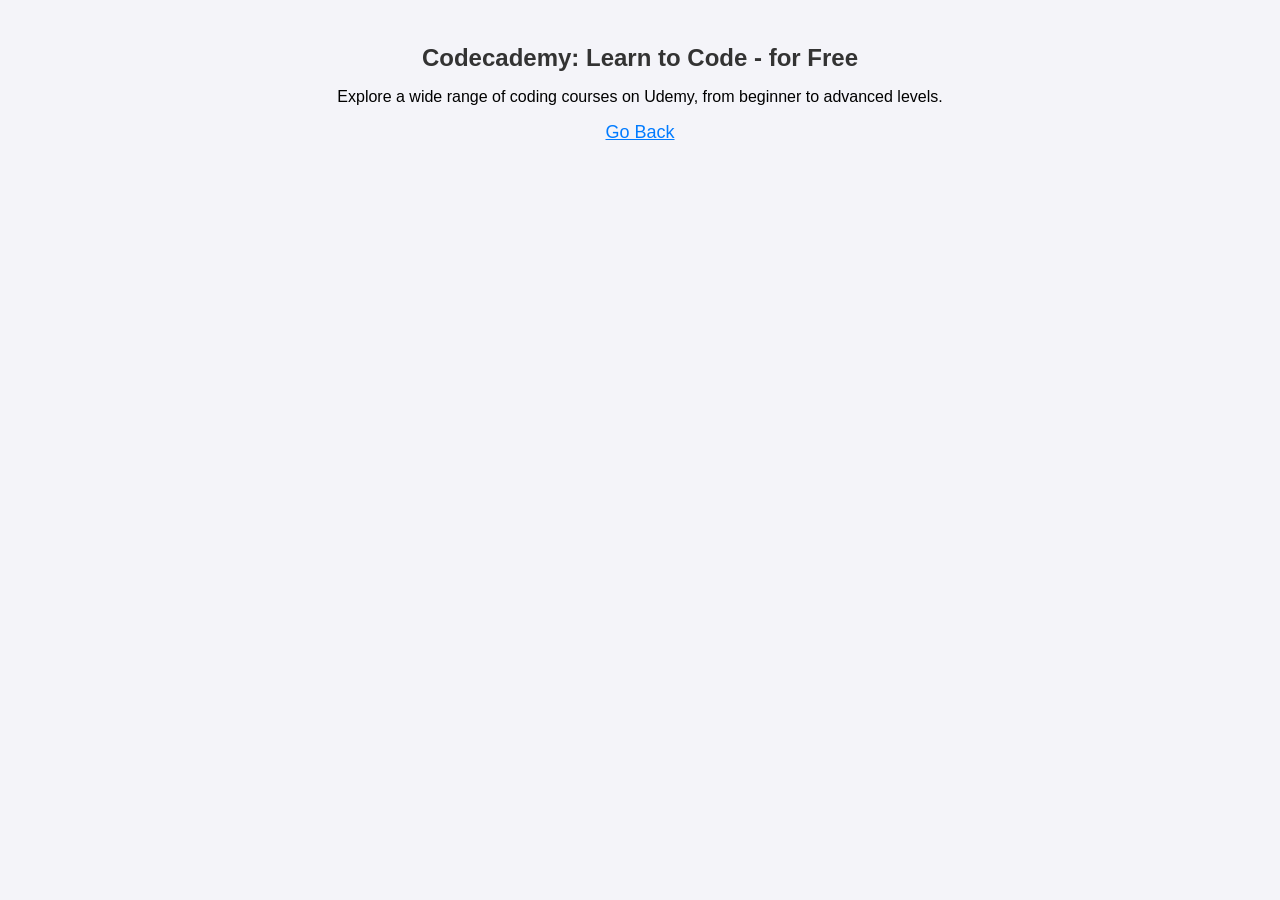
<file: Hyperlink/codecademy.html>
<!DOCTYPE html>
<html lang="en">
<head>
    <meta charset="UTF-8">
    <meta name="viewport" content="width=device-width, initial-scale=1.0">
    <title>Codecademy</title>
</head>
<body style="font-family: Arial, sans-serif;background-color: #f4f4f9;text-align: center;padding: 20px;">
    <h1 style=" color: #333;font-size: 24px;">Codecademy: Learn to Code - for Free</h1>
    <p>Explore a wide range of coding courses on Udemy, from beginner to advanced levels.</p>
    <a style="display: block;margin: 10px 0;font-size: 18px;color: #007bff;" href="index.html">Go Back</a>
</body>
</html>
</file>
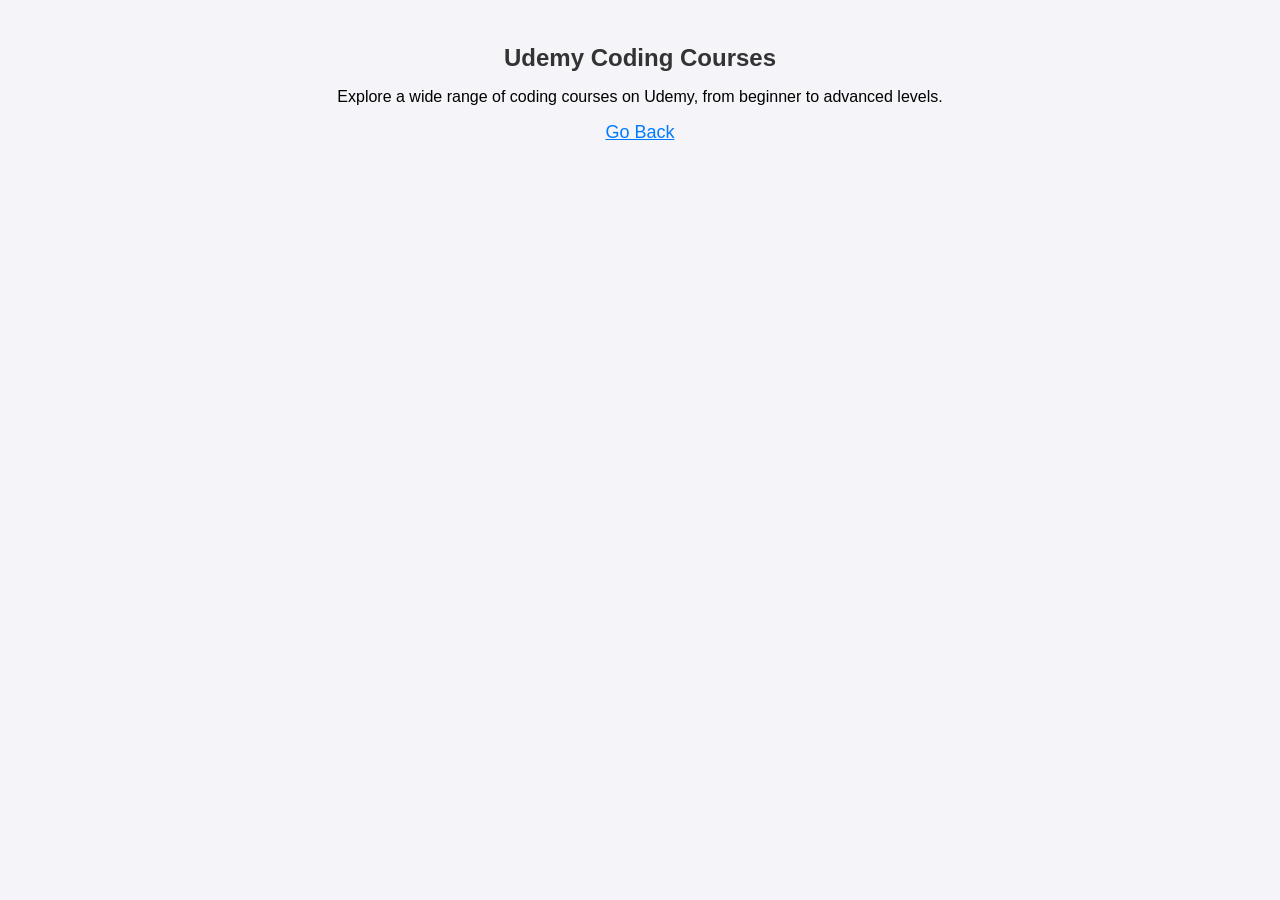
<file: Hyperlink/Udemy.html>
<!DOCTYPE html>
<html lang="en">
<head>
    <meta charset="UTF-8">
    <meta name="viewport" content="width=device-width, initial-scale=1.0">
    <title>Udemy Coding Courses</title>
</head>
<body style="font-family: Arial, sans-serif;background-color: #f4f4f9;text-align: center;padding: 20px;">
    <h1 style=" color: #333;font-size: 24px;">Udemy Coding Courses</h1>
    <p>Explore a wide range of coding courses on Udemy, from beginner to advanced levels.</p>
    <a style="display: block;margin: 10px 0;font-size: 18px;color: #007bff;" href="index.html">Go Back</a>
</body>
</html>
</file>
<file: 10-form/style.css>
/* Global Styles */
body {
    font-family: Arial, sans-serif;
    margin: 0;
    padding: 0;
    background: #f0f0f0;
}

.container {
    text-align: center;
    padding-top: 50px;
}

h1 {
    color: #333;
}

.form-links {
    display: flex;
    justify-content: center;
    margin-top: 20px;
}

.form-link {
    padding: 12px 20px;
    background-color: #3498db;
    color: white;
    margin: 5px;
    border-radius: 8px;
    cursor: pointer;
    text-decoration: none;
    transition: background-color 0.3s ease;
}

.form-link:hover {
    background-color: #2980b9;
}

/* Form Container */
.form-container {
    margin-top: 40px;
}

.form-toggle {
    display: none;
}

.form-content {
    display: none;
    padding: 30px;
    border-radius: 10px;
    max-width: 600px;
    margin: auto;
    background: #fff;
}

.form1 {
    background: linear-gradient(to right, #ff7e5f, #feb47b);
}

.form2 {
    background: linear-gradient(to right, #6a11cb, #2575fc);
}

.form3 {
    background: linear-gradient(to right, #00c6ff, #0072ff);
}

.form4 {
    background: linear-gradient(to right, #f2c94c, #f2994a);
}

.form5 {
    background: linear-gradient(to right, #56ccf2, #2f80ed);
}

.form6 {
    background: linear-gradient(to right, #ff9a8b, #ff6a88);
}

.form7 {
    background: linear-gradient(to right, #ffecd2, #fcb69f);
}

.form8 {
    background: linear-gradient(to right, #f76c6c, #f9a826);
}

.form9 {
    background: linear-gradient(to right, #70e1f5, #ffd194);
}

.form10 {
    background: linear-gradient(to right, #4ca1af, #c4e0e5);
}

/* Show the form based on the radio button selection */
input#form1:checked ~ .form-container .form1,
input#form2:checked ~ .form-container .form2,
input#form3:checked ~ .form-container .form3,
input#form4:checked ~ .form-container .form4,
input#form5:checked ~ .form-container .form5,
input#form6:checked ~ .form-container .form6,
input#form7:checked ~ .form-container .form7,
input#form8:checked ~ .form-container .form8,
input#form9:checked ~ .form-container .form9,
input#form10:checked ~ .form-container .form10 {
    display: block;
}

/* Form Inputs and Buttons */
input[type="text"], input[type="email"], input[type="password"], select, textarea {
    width: 100%;
    padding: 10px;
    margin: 10px 0;
    border-radius: 5px;
    border: 1px solid #ccc;
}

button[type="submit"] {
    width: 100%;
    padding: 12px;
    background-color: #3498db;
    color: white;
    border: none;
    border-radius: 8px;
    cursor: pointer;
    font-size: 1.1em;
    transition: background-color 0.3s ease;
}

button[type="submit"]:hover {
    background-color: #2980b9;
}
</file>
<file: clone -bootstrap/ui.css>
/* General Reset */
* {
    margin: 0;
    padding: 0;
    box-sizing: border-box;
}

/* Animated Gradient Background */
body {
    background: linear-gradient(45deg, #090979, #4b007d, #ff0066);
    background-size: 300% 300%;
    animation: gradientBG 10s infinite alternate;
    font-family: 'Poppins', sans-serif;
    color: white;
}

/* Gradient Animation */
@keyframes gradientBG {
    0% { background-position: 0% 50%; }
    100% { background-position: 100% 50%; }
}

/* Navbar */
.nav {
    padding-top: 2vh;
    height: 8vh;
    background: rgba(0, 0, 0, 0.8);
    color: white;
    box-shadow: 5px 5px 10px black;
}

.nav nav {
    display: flex;
    align-items: center;
    justify-content: center;
    gap: 20px;
}

.nav a {
    color: #e6dbfd;
    font-size: 1rem;
    text-decoration: none;
    transition: 0.3s ease-in-out;
}

.nav a:hover {
    color: #ff0066;
    text-shadow: 2px 2px 10px #ff0066;
}

/* Search Box */
.nav input {
    background-color: rgba(255, 255, 255, 0.2);
    color: white;
    height: 4vh;
    width: 15rem;
    border: 1px solid white;
    border-radius: 5px;
    text-align: center;
}

/* Hero Section */
.container1 {
    text-align: center;
    padding: 50px 10px;
}

.logo i {
    font-size: 6rem;
    background: linear-gradient(40deg, #ff0066, #4b007d);
    border-radius: 50%;
    padding: 20px;
    box-shadow: 0px 0px 20px #ff0066;
}

/* Title */
.title h1 {
    font-family: 'Oswald', sans-serif;
    font-size: 4rem;
    text-transform: uppercase;
    animation: fadeIn 2s ease-in-out;
}

/* Description */
.des p {
    font-size: 1.5rem;
    opacity: 0.8;
}

/* Button & Input */
.flex {
    display: flex;
    justify-content: center;
    gap: 20px;
    margin-top: 20px;
}

.clipboard input {
    background: rgba(255, 255, 255, 0.2);
    color: white;
    padding: 10px;
    font-size: 1rem;
    border-radius: 5px;
    text-align: center;
    border: none;
}

.btn button {
    background: #ff0066;
    color: white;
    padding: 15px 30px;
    font-size: 1.2rem;
    border: none;
    border-radius: 5px;
    transition: 0.3s;
    box-shadow: 0px 5px 15px rgba(255, 0, 102, 0.5);
}

.btn button:hover {
    transform: scale(1.1);
    box-shadow: 0px 0px 25px #ff0066;
}

/* Get Started Section */
.container2 {
    text-align: center;
    padding: 50px 10px;
}

.container2 button {
    background: #ff0066;
    color: white;
    font-size: 2rem;
    padding: 10px 20px;
    border-radius: 50%;
    border: none;
    box-shadow: 0px 0px 20px #ff0066;
    transition: 0.3s;
}

.container2 button:hover {
    transform: scale(1.1);
}

/* Fade-in Animation */
@keyframes fadeIn {
    0% { opacity: 0; transform: translateY(-20px); }
    100% { opacity: 1; transform: translateY(0); }
}
</file>
<file: Flexbox/style.css>
body {
  margin: 0;
  padding: 0;
  background: linear-gradient(135deg, #0f2027, #203a43, #2c5364);
  display: flex;
  justify-content: center;
  align-items: center;
  min-height: 100vh;
  flex-direction: column;
}

.container {
  display: flex;
  flex-direction: column;
  gap: 40px;
  align-items: center;
}
.row {
  display: flex;
  gap: 40px;
}
.item {
  display: flex;
  flex-direction: column;
  align-items: center;
  padding: 15px;
  transition: transform 0.4s ease, box-shadow 0.4s ease;
  cursor: pointer;
}

.item img {
  width: 150px;
  height: 150px;
  object-fit: cover;
  border-radius: 10px;
  transition: transform 0.4s ease;
}

.box {
  width: 220px;
  height: 301px;
  background: rgba(255, 255, 255, 0.1);
  border-radius: 10px;
  box-shadow: 0 4px 8px rgba(0,0,0,0.3);
}

.box1 p { font-family: 'Pacifico', cursive; color: #f8f9fa; text-align: center; }
.box2 p { font-family: 'Orbitron', sans-serif; color: #d1e8e2; text-align: center; }
.box3 p { font-family: 'Lobster', cursive; color: #ffb3c1; text-align: center; }

.circle {
  width: 220px;
  height: 301px;
  background: rgba(255, 255, 255, 0.1);
  border-radius: 50%;
  box-shadow: 0 4px 8px rgba(0,0,0,0.3);
}

.circle img {
  border-radius: 50%;
}

.circle1 p { font-family: 'Quicksand', sans-serif; color: #ffeaa7; text-align: center; }
.circle2 p { font-family: 'Anton', sans-serif; color: #81ecec; text-align: center; }
.circle3 p { font-family: 'Roboto', sans-serif; color: #fab1a0; text-align: center; }

.item:hover {
  transform: scale(1.1);
  box-shadow: 0 10px 20px rgba(0,0,0,0.5);
}

.item:hover img {
  transform: rotate(5deg);
}

@keyframes fadeIn {
  0% { opacity: 0; transform: scale(0.8); }
  100% { opacity: 1; transform: scale(1); }
}

.item {
  animation: fadeIn 1s ease;
}
</file>
<file: responsive-nike-clone-main/styles.css>
* {
  margin: 0;
  padding: 0;
  box-sizing: border-box;
  font-family: "Lato", sans-serif;
}
nav {
  background-color: #111;
  color: #fff;
  padding: 20px 50px;
}
.navTop {
  display: flex;
  align-items: center;
  justify-content: space-between;
  margin-bottom: 10px;
  margin-top: -5px;
}
.logo {
  cursor: pointer;
  width: 50px;
  margin-right: 50px;
}
form {
  background: #fff;
  width: 400px;
  height: 35px;
  display: flex;
  border-radius: 60px;
}
form input {
  flex: 1;
  border: none;
  outline: none;
}
form button {
  background: rgb(41, 177, 41);
  padding: 10px 40px;
  border: none;
  outline: none;
  color: #fff;
  letter-spacing: 1px;
  cursor: pointer;
  border-top-right-radius: 60px;
  border-bottom-right-radius: 60px;
}
form .searchIcon {
  align-self: center;
  width: 35px;
  height: 35px;
  padding: 10px;
}
.limitedOffer {
  font-size: 20px;
  border-bottom: 2px solid green;
  cursor: pointer;
}
.navBottom {
  display: flex;
  align-items: center;
  justify-content: center;
}
.menuItem {
  padding-left: 25px;
  padding-right: 25px;
  font-size: 15px;
  color: lightgrey;
  cursor: pointer;
  font-weight: 500;
}
.slider {
  background: url(images/background.jpg);
  clip-path: polygon(0 0, 100% 0, 100% 100%, 0 85%);
  overflow: hidden;
}
.sliderWrapper {
  display: flex;
  width: 500vw;
  transition: all 1.5s ease-in-out;
}
.sliderItem {
  width: 500vw;
  display: flex;
  align-items: center;
  justify-content: center;
  position: relative;
}
.sliderBg {
  width: 380px;
  height: 380px;
  border-radius: 50%;
  position: absolute;
  display: flex;
  align-items: center;
  margin-top: -30px;
}
.sliderTitle {
  position: absolute;
  top: 20%;
  right: 15%;
  font-size: 45px;
  font-weight: 800;
  text-align: center;
  color: rgba(223, 223, 223, 0.739);
  z-index: 1;
}
.sliderPrice {
  position: absolute;
  top: 20%;
  left: 22%;
  font-size: 45px;
  font-weight: 800;
  text-align: center;
  border-bottom: 1px solid #ffff;
  z-index: 1;
}
.sliderImg {
  padding: 50px;
  width: 490px;
  height: 490px;
  margin-bottom: 20px;
  z-index: 1;
}
.buyButton {
  position: absolute;
  top: 60%;
  right: 16%;
  font-size: 22px;
  padding: 10px 20px 10px 20px;
  font-weight: 500;
  color: #fff;
  background: green;
  border: 1px solid rgba(181, 180, 180, 0.739);
  border-radius: 25px;
  z-index: 1;
  cursor: pointer;
}
.buyButton:hover {
  background-color: #111;
  color: #fff;
  transition: 0.5s;
}
.sliderItem:nth-child(1) .sliderBg {
  background-color: rgb(223, 223, 131);
}
.sliderItem:nth-child(2) .sliderBg {
  background-color: rgb(184, 132, 237);
}
.sliderItem:nth-child(3) .sliderBg {
  background-color: #369e62;
}
.sliderItem:nth-child(4) .sliderBg {
  background-color: pink;
}
.sliderItem:nth-child(5) .sliderBg {
  background-color: sandybrown;
}

.sliderItem:nth-child(1) .sliderPrice {
  color: rgb(223, 223, 131);
}
.sliderItem:nth-child(2) .sliderPrice {
  color: rgb(184, 132, 237);
}
.sliderItem:nth-child(3) .sliderPrice {
  color: #369e62;
}
.sliderItem:nth-child(4) .sliderPrice {
  color: pink;
}
.sliderItem:nth-child(5) .sliderPrice {
  color: sandybrown;
}
.features {
  display: flex;
  align-items: center;
  justify-content: space-between;
  padding: 50px;
  margin-top: 10px;
  margin-bottom: 20px;
}
.feature {
  display: flex;
  flex-direction: column;
  align-items: center;
  text-align: center;
}
.featureIcon {
  width: 50px;
  height: 50px;
  cursor: pointer;
}
.featureTitle {
  font-size: 20px;
  font-weight: 600;
  margin: 10px;
}
.featureDesc {
  color: rgb(88, 87, 87);
  width: 80%;
  height: 50px;
}
.product {
  height: 100vh;
  background-color: rgba(192, 192, 192, 0.653);
  clip-path: polygon(0 0, 100% 10%, 100% 100%, 0 90%);
  position: relative;
}
.productImg {
  width: 30%;
  margin-top: 100px;
  margin-left: 180px;
}
.productDetails {
  position: absolute;
  top: 22%;
  right: 10%;
  width: 40%;
}
.productTitle {
  font-size: 40px;
  font-weight: 900;
  margin-bottom: 8px;
}
.productMrp {
  font-size: 20px;
  margin: 8px;
  margin-left: -2px;
  font-weight: 600;
  display: inline-block;
  margin-bottom: 16px;
  color: #333;
  text-decoration: line-through;
}
.productPrice {
  font-size: 28px;
  color: #055527;
  display: inline-block;
  margin-bottom: 20px;
  margin-left: -3px;
}
.productDesc {
  font-size: 20px;
  color: #333;
}
.colors,
.sizes {
  display: flex;
  margin-bottom: 16px;
}
.color {
  width: 32px;
  height: 32px;
  border-radius: 5px;
  background-color: #1e1d1e;
  margin: 10px;
  cursor: pointer;
  margin-left: -2px;
}
.color:last-child {
  background-color: #098f6b;
}
.size {
  padding: 5px 20px;
  border: 1px solid #333;
  border-radius: 5px;
  margin-right: 10px;
  cursor: pointer;
  font-size: 18px;
  margin-bottom: 2px;
}
.size:hover {
  background-color: #333;
  color: #fff;
}
.productButton {
  padding: 10px 30px;
  background-color: #055527;
  color: #fff;
  outline: none;
  border: none;
  border-radius: 50px;
  font-size: 16px;
  margin: 8px;
  margin-left: -4px;
  cursor: pointer;
  font-weight: 600;
}
.payment {
  width: 500px;
  height: 500px;
  background-color: #fff;
  position: absolute;
  top: 0;
  bottom: 0;
  left: 0;
  right: 0;
  margin: auto;
  padding: 30px 30px;
  display: none;
  flex-direction: column;
  border-radius: 15px;
  -webkit-box-shadow: 0px 0px 13px 2px rgb(82, 81, 81);
  box-shadow: 0px 0px 13px 2px rgb(82, 81, 81);
}
.payTitle {
  font-size: 20px;
  color: lightslategray;
  margin-bottom: 10px;
}
label {
  font-size: 14px;
  font-weight: 500;
}
.payInput {
  padding: 6px;
  margin: 6px 0px;
  border: none;
  border-bottom: 1px solid lightslategray;
  outline: none;
}
.payInput::placeholder {
  color: lightslategray;
}
.cardIcons {
  display: flex;
}
.cardIcon {
  margin-right: 10px;
}
.cardIcon {
  display: flex;
  justify-content: space-between;
}
.sm {
  width: 30%;
  padding: 6px;
  margin: 6px 6px;
}
.payButton {
  height: 50px;
  width: 100%;
  margin-top: 20px;
  border-radius: 50px;
  background-color: green;
  color: #fff;
  outline: none;
  border: none;
  font-size: 16px;
  font-weight: 500;
  font-family: "Poppins", sans-serif;
  cursor: pointer;
}
.close {
  width: 20px;
  height: 20px;
  position: absolute;
  background-color: lightslategray;
  color: #fff;
  border-radius: 5px;
  font-size: 12px;
  top: 15px;
  right: 15px;
  display: flex;
  align-items: center;
  justify-content: center;
  cursor: pointer;
}
.gallery {
  margin: 20px 10px;
  padding: 50px;
  display: flex;
}
.galleryItem {
  flex: 1;
  padding: 15px;
}
.galleryImg {
  width: 100%;
  border-radius: 20px;
  cursor: pointer;
}
.galleryTitle {
  font-size: 25px;
  text-align: center;
  font-weight: 500;
  font-family: "Poppins", sans-serif;
  margin-top: 12px;
}
.newSeason {
  display: flex;
  clip-path: polygon(0 0, 100% 10%, 100% 100%, 0 90%);
}
.nsItem {
  flex: 1;
  background-color: #333;
  flex-direction: column;
  color: #fff;
  display: flex;
  align-items: center;
  justify-content: center;
}
.nsImg {
  width: 100%;
  height: 600px;
}
.nsTitle {
  font-size: 40px;
}
.nsButton {
  padding: 15px 25px;
  font-weight: 600;
  cursor: pointer;
  border-radius: 50px;
  outline: none;
  border: none;
}
footer {
  display: flex;
  margin: 25px 55px;
}
.footerLeft {
  flex: 2;
  display: flex;
  justify-content: space-between;
  padding: 50px;
}
.fMenuTitle {
  font-size: 20px;
  margin-bottom: 12px;
}
.fList {
  padding: 0;
  list-style: none;
}
.fListItem {
  margin-bottom: 8px;
  color: rgb(94, 94, 94);
  cursor: pointer;
}
.footerRight {
  flex: 1;
  padding: 50px;
  display: flex;
  flex-direction: column;
  justify-content: space-between;
}
.fInput {
  padding: 5px;
  border: none;
  outline: 1px solid #333;
}
.fButton {
  padding: 6px;
  background-color: #333;
  color: #fff;
  cursor: pointer;
  outline: none;
  border: none;
  margin-left: 3px;
}
.fIcons {
  display: flex;
}
.fIcon {
  width: 25px;
  height: 25px;
  margin-right: 10px;
  margin-top: -5px;
  margin-bottom: -5px;
  cursor: pointer;
}
.copyright {
  font-weight: 500;
  font-size: 14px;
}
.link {
  text-decoration: none;
  font-weight: 600;
  color: rgb(70, 70, 70);
}

/* Responsive Design with Media Query  */

@media screen and (max-width: 600px) {
  nav {
    padding: 20px;
  }
  .search {
    display: none;
  }
  .navBottom {
    flex-wrap: wrap;
  }
  .menuItem {
    margin: 5px;
    padding: 5px;
    font-weight: 700;
    font-size: 14px;
  }
  .slider {
    clip-path: polygon(0 0, 100% 0, 100% 100%, 0 90%);
    padding-bottom: 40px;
  }
  .sliderImg {
    width: 90%;
    height: 90%;
  }
  .sliderBg {
    width: 60%;
    height: 60%;
  }
  .sliderTitle {
    display: none;
  }
  .sliderPrice {
    top: 8%;
    left: 6%;
    font-size: 32px;
  }
  .buyButton {
    top: unset;
    right: 6%;
    bottom: 2%;
    font-size: 15px;
  }
  .features {
    flex-direction: column;
    padding: 20px;
    margin-top: 5px;
    margin-bottom: -2px;
  }
  .feature {
    padding: 20px;
  }
  .featureIcon {
    width: 60px;
    height: 60px;
  }
  .product {
    clip-path: polygon(0 0, 100% 5%, 100% 100%, 0 95%);
    display: flex;
    flex-direction: column;
    align-items: center;
    height: 920px;
  }
  .productImg {
    width: 70%;
    margin-top: 90px;
    margin-bottom: -180px;
    margin-left: auto;
    margin-right: auto;
  }
  .productDetails {
    width: 100%;
    padding: 30px;
    right: 0%;
    display: flex;
    flex-direction: column;
    align-items: center;
    text-align: center;
    position: relative;
  }
  .productTitle {
    font-size: 25px;
  }
  .productDesc {
    margin-top: -20px;
  }
  .productMrp {
    display: none;
  }
  .productButton {
    padding: 15px 50px;
  }
  .payment {
    width: 350px;
    padding: 25px 20px;
  }
  .payButton {
    height: 100px;
    margin-top: 22px;
  }
  .sm {
    width: 28%;
    padding: 6px;
    margin: 6px 6px;
  }
  .gallery {
    display: flex;
    flex-direction: column;
    padding: 10px;
    margin-top: 50px;
    margin-bottom: 40px;
  }
  .newSeason {
    flex-direction: column;
    clip-path: polygon(0 0, 100% 3%, 100% 100%, 0 97%);
  }
  .nsItem:nth-child(2) {
    padding: 60px;
  }
  .nsTitleSm {
    text-align: center;
  }
  .nsTitle {
    text-align: center;
    font-size: 30px;
  }
  footer {
    flex-direction: column;
    align-items: center;
    margin: 40px 5px;
  }
  .footerLeft {
    padding: 25px;
    width: 100%;
  }
  .footerRight {
    width: 100%;
    padding: 0px;
    margin-bottom: 20px;
    align-items: center;
  }
  .fMenuTitle {
    text-align: center;
  }
  .fInput {
    padding: 10px;
  }
  .fButton {
    padding: 12px;
  }
  .fInput {
    margin-bottom: 20px;
  }
  .fIcons {
    margin-bottom: 20px;
  }
  .fIcon {
    width: 28px;
    height: 28px;
    margin-left: 5px;
  }
}
</file>
